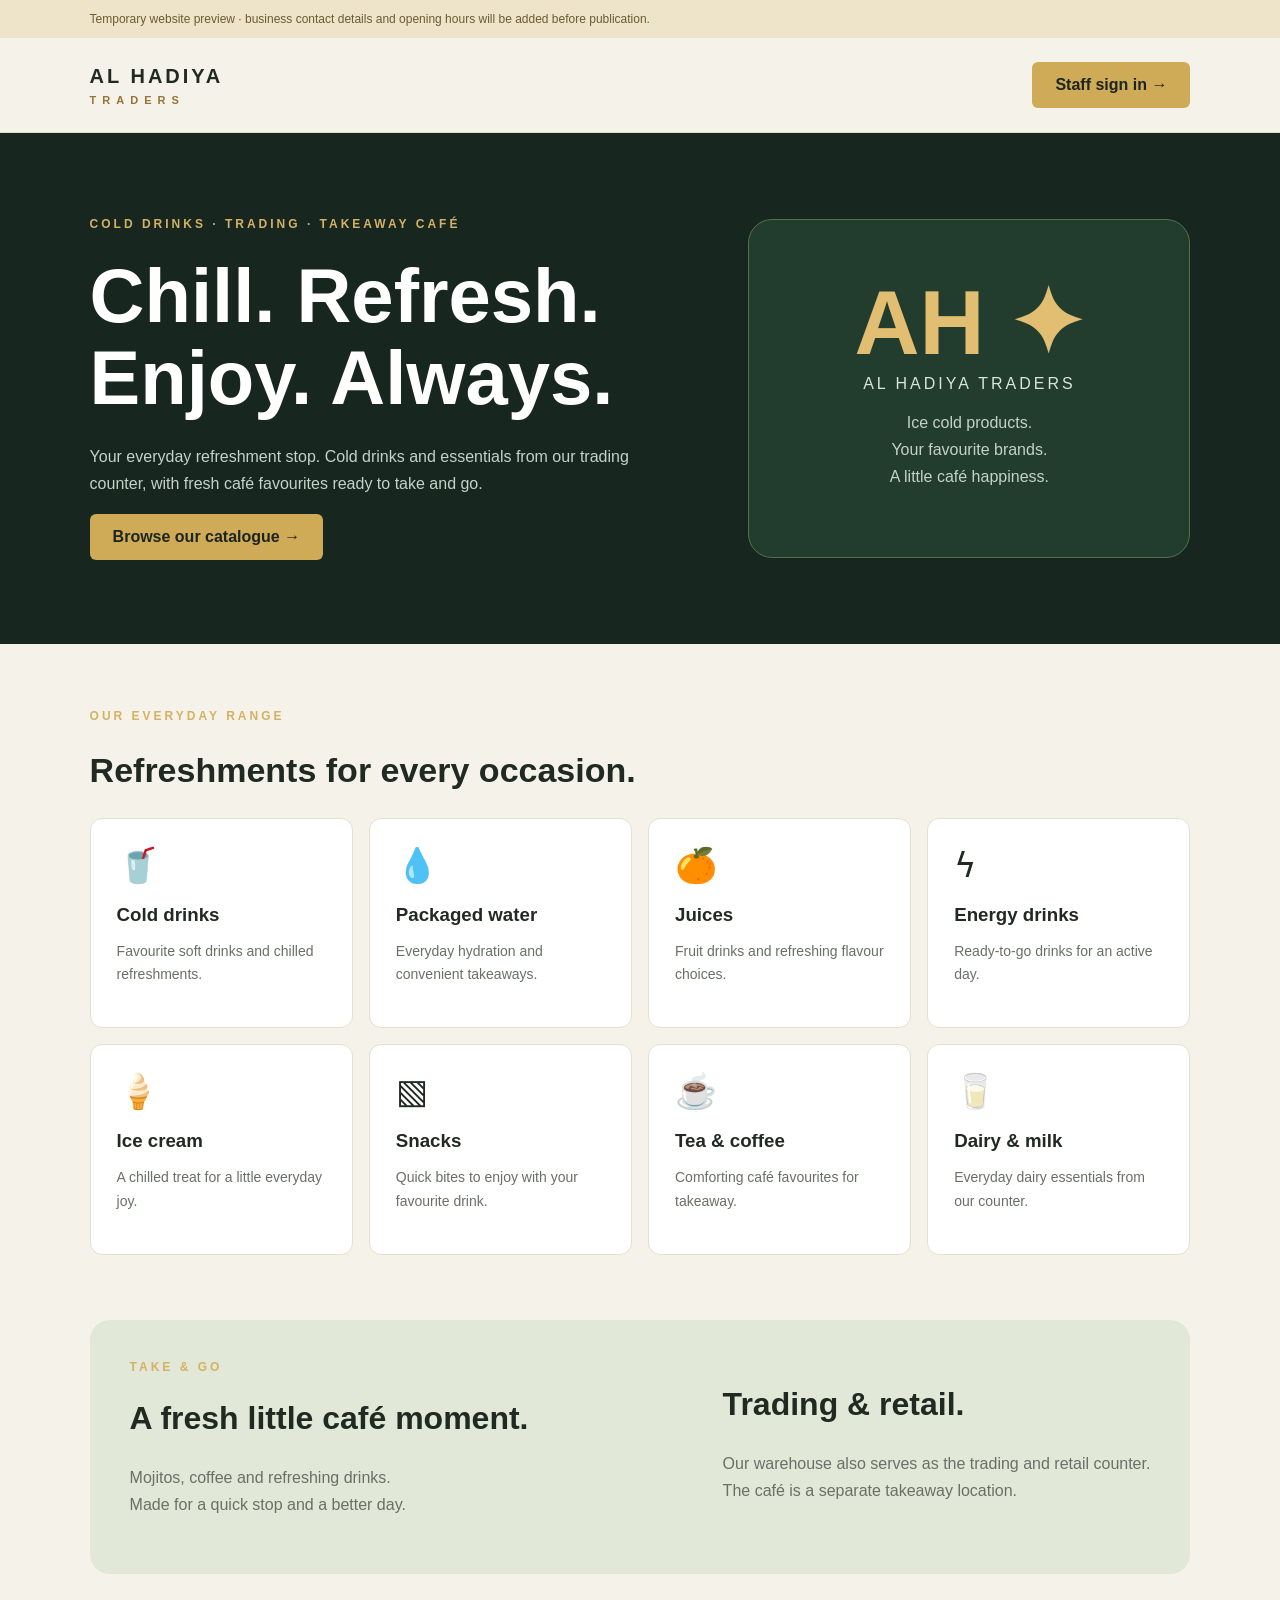
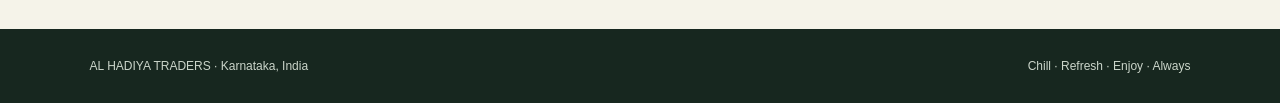
<file: marketing/index.html>
<!doctype html><html lang="en"><head><meta charset="utf-8"><meta name="viewport" content="width=device-width,initial-scale=1"><title>Al Hadiya Traders · Cold drinks & café</title><style>*{box-sizing:border-box}body{margin:0;background:#f5f3e9;color:#202a22;font-family:Arial,sans-serif}header{display:flex;justify-content:space-between;align-items:center;padding:24px 7%;border-bottom:1px solid #dedbc9}.logo{font-size:20px;letter-spacing:3px;font-weight:800}.logo small{display:block;font-size:11px;letter-spacing:6px;color:#947439;margin-top:6px}a{color:inherit;text-decoration:none}.button{display:inline-block;background:#cfaa57;color:#1c251e;padding:14px 23px;border-radius:6px;font-weight:700}.hero{background:#17271f;color:#fff;padding:84px 7%;display:grid;grid-template-columns:1.4fr 1fr;gap:40px;align-items:center}.eyebrow{color:#d5b165;font-size:12px;font-weight:bold;letter-spacing:3px}h1{font-size:clamp(40px,6vw,76px);line-height:1.08;max-width:740px;margin:24px 0}p{line-height:1.7;color:#697066}.hero p{color:#c6d2c8;max-width:550px}.art{background:#223c2d;border:1px solid #53724b;border-radius:24px;padding:50px 25px;text-align:center}.art b{font-size:90px;color:#e2be72;display:block}.art span{letter-spacing:3px;color:#d9e5d8}.categories{padding:65px 7%}.categories h2{font-size:34px}.grid{display:grid;grid-template-columns:repeat(4,1fr);gap:16px}.card{background:#fff;border:1px solid #e4dfce;border-radius:12px;padding:26px}.card i{font-style:normal;font-size:34px}.card h3{margin-bottom:8px}.card p{font-size:14px}.cafe{margin:0 7% 55px;background:#e1e8d7;border-radius:20px;padding:40px;display:flex;justify-content:space-between;gap:40px}.cafe h2{font-size:32px}footer{padding:30px 7%;background:#17271f;color:#cbd5ca;display:flex;justify-content:space-between;font-size:12px}.preview{padding:12px 7%;background:#ede4c9;font-size:12px;color:#6c5b32}@media(max-width:750px){.hero{grid-template-columns:1fr;padding:50px 7%}.art{padding:25px}.art b{font-size:65px}.grid{grid-template-columns:repeat(2,1fr)}.cafe{display:block;padding:28px}header .button{font-size:12px;padding:12px}footer{display:block;line-height:2}}</style></head><body><div class="preview">Temporary website preview · business contact details and opening hours will be added before publication.</div><header><a class="logo" href="/">AL HADIYA<small>TRADERS</small></a><a class="button" href="/login">Staff sign in →</a></header><main><section class="hero"><div><div class="eyebrow">COLD DRINKS · TRADING · TAKEAWAY CAFÉ</div><h1>Chill. Refresh.<br>Enjoy. Always.</h1><p>Your everyday refreshment stop. Cold drinks and essentials from our trading counter, with fresh café favourites ready to take and go.</p><a class="button" href="/catalogue">Browse our catalogue →</a></div><div class="art"><b>AH ✦</b><span>AL HADIYA TRADERS</span><p>Ice cold products.<br>Your favourite brands.<br>A little café happiness.</p></div></section><section class="categories" id="range"><div class="eyebrow">OUR EVERYDAY RANGE</div><h2>Refreshments for every occasion.</h2><div class="grid"><article class="card"><i>🥤</i><h3>Cold drinks</h3><p>Favourite soft drinks and chilled refreshments.</p></article><article class="card"><i>💧</i><h3>Packaged water</h3><p>Everyday hydration and convenient takeaways.</p></article><article class="card"><i>🍊</i><h3>Juices</h3><p>Fruit drinks and refreshing flavour choices.</p></article><article class="card"><i>ϟ</i><h3>Energy drinks</h3><p>Ready-to-go drinks for an active day.</p></article><article class="card"><i>🍦</i><h3>Ice cream</h3><p>A chilled treat for a little everyday joy.</p></article><article class="card"><i>▧</i><h3>Snacks</h3><p>Quick bites to enjoy with your favourite drink.</p></article><article class="card"><i>☕</i><h3>Tea & coffee</h3><p>Comforting café favourites for takeaway.</p></article><article class="card"><i>🥛</i><h3>Dairy & milk</h3><p>Everyday dairy essentials from our counter.</p></article></div></section><section class="cafe"><div><div class="eyebrow">TAKE & GO</div><h2>A fresh little café moment.</h2><p>Mojitos, coffee and refreshing drinks.<br>Made for a quick stop and a better day.</p></div><div><h2>Trading & retail.</h2><p>Our warehouse also serves as the trading and retail counter.<br>The café is a separate takeaway location.</p></div></section></main><footer><span>AL HADIYA TRADERS · Karnataka, India</span><span>Chill · Refresh · Enjoy · Always</span></footer></body></html>
</file>
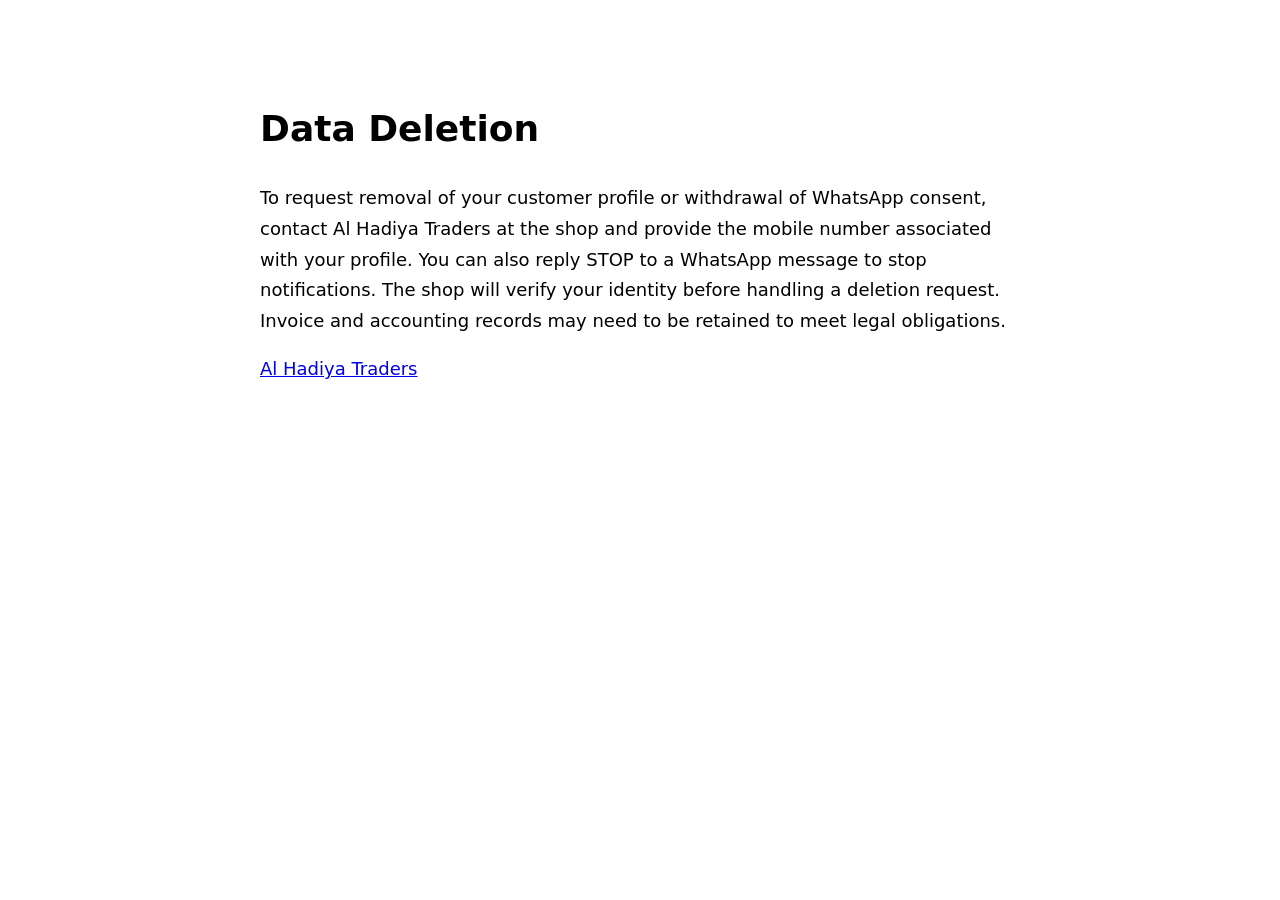
<file: marketing/data-deletion.html>
<!doctype html><html lang="en"><meta charset="utf-8"><meta name="viewport" content="width=device-width, initial-scale=1"><title>Al Hadiya Traders — Data Deletion</title><main style="max-width:760px;margin:50px auto;padding:24px;font:18px/1.7 system-ui"><h1>Data Deletion</h1><p>To request removal of your customer profile or withdrawal of WhatsApp consent, contact Al Hadiya Traders at the shop and provide the mobile number associated with your profile. You can also reply STOP to a WhatsApp message to stop notifications. The shop will verify your identity before handling a deletion request. Invoice and accounting records may need to be retained to meet legal obligations.</p><a href="/">Al Hadiya Traders</a></main></html>
</file>
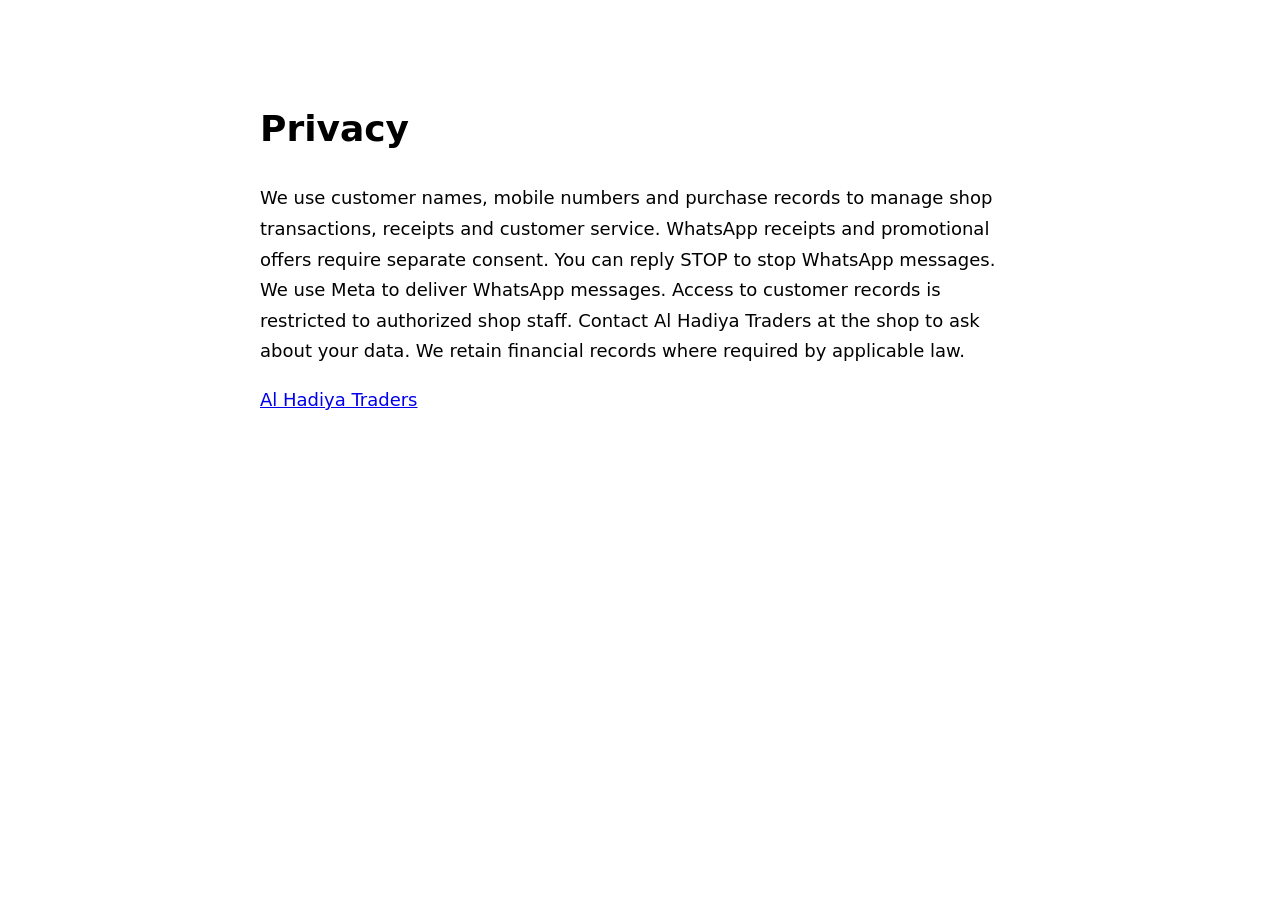
<file: marketing/privacy.html>
<!doctype html><html lang="en"><meta charset="utf-8"><meta name="viewport" content="width=device-width, initial-scale=1"><title>Al Hadiya Traders — Privacy</title><main style="max-width:760px;margin:50px auto;padding:24px;font:18px/1.7 system-ui"><h1>Privacy</h1><p>We use customer names, mobile numbers and purchase records to manage shop transactions, receipts and customer service. WhatsApp receipts and promotional offers require separate consent. You can reply STOP to stop WhatsApp messages. We use Meta to deliver WhatsApp messages. Access to customer records is restricted to authorized shop staff. Contact Al Hadiya Traders at the shop to ask about your data. We retain financial records where required by applicable law.</p><a href="/">Al Hadiya Traders</a></main></html>
</file>
